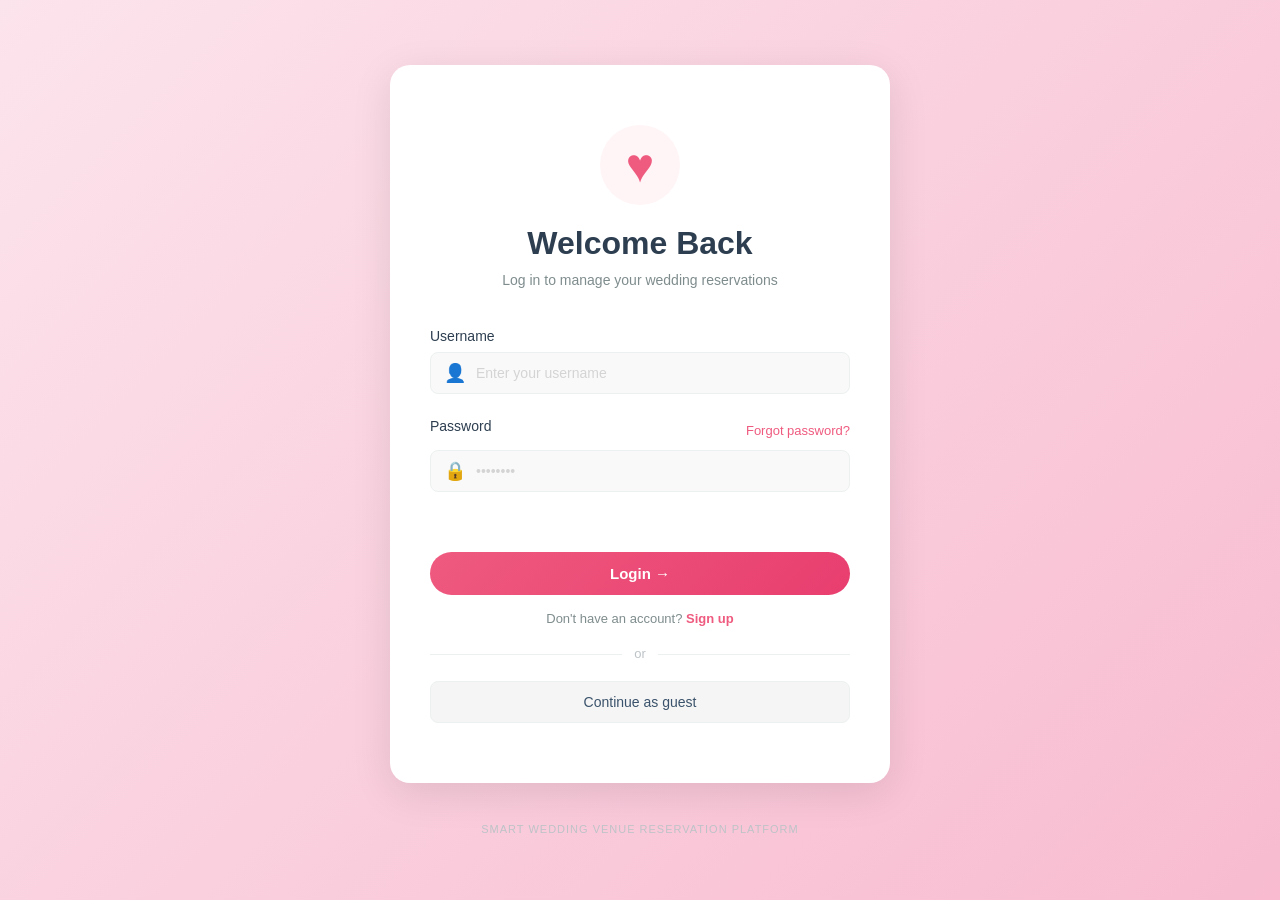
<file: index.html>
<!DOCTYPE html>
<html lang="en">
<head>
    <meta charset="UTF-8">
    <meta name="viewport" content="width=device-width, initial-scale=1.0">
    <title>Wedding Venue - Login</title>
    <link rel="stylesheet" href="css/login.css">
</head>
<body>
    <div class="login-container">
        <div class="login-card">
            <div class="heart-icon">♥</div>
            <h1 class="login-title">Welcome Back</h1>
            <p class="login-subtitle">Log in to manage your wedding reservations</p>
            
            <form id="loginForm" class="login-form">
                <div class="form-group">
                    <label for="username" class="form-label">Username</label>
                    <div class="input-wrapper">
                        <span class="input-icon">👤</span>
                        <input 
                            type="text" 
                            id="username" 
                            name="username" 
                            class="form-input" 
                            placeholder="Enter your username"
                            required
                        >
                    </div>
                </div>

                <div class="form-group">
                    <div class="password-header">
                        <label for="password" class="form-label">Password</label>
                        <a href="#" class="forgot-password">Forgot password?</a>
                    </div>
                    <div class="input-wrapper">
                        <span class="input-icon">🔒</span>
                        <input 
                            type="password" 
                            id="password" 
                            name="password" 
                            class="form-input" 
                            placeholder="••••••••"
                            required
                        >
                    </div>
                </div>

                <div id="errorMessage" class="error-message"></div>

                <button type="submit" class="login-button">Login →</button>
            </form>

            <div class="signup-section">
                <p class="signup-text">Don't have an account? <a href="#" class="signup-link">Sign up</a></p>
            </div>

            <div class="divider">
                <span>or</span>
            </div>

            <button class="guest-button">Continue as guest</button>
        </div>

        <footer class="login-footer">
            SMART WEDDING VENUE RESERVATION PLATFORM
        </footer>
    </div>

    <script src="js/login.js"></script>
</body>
</html>
</file>
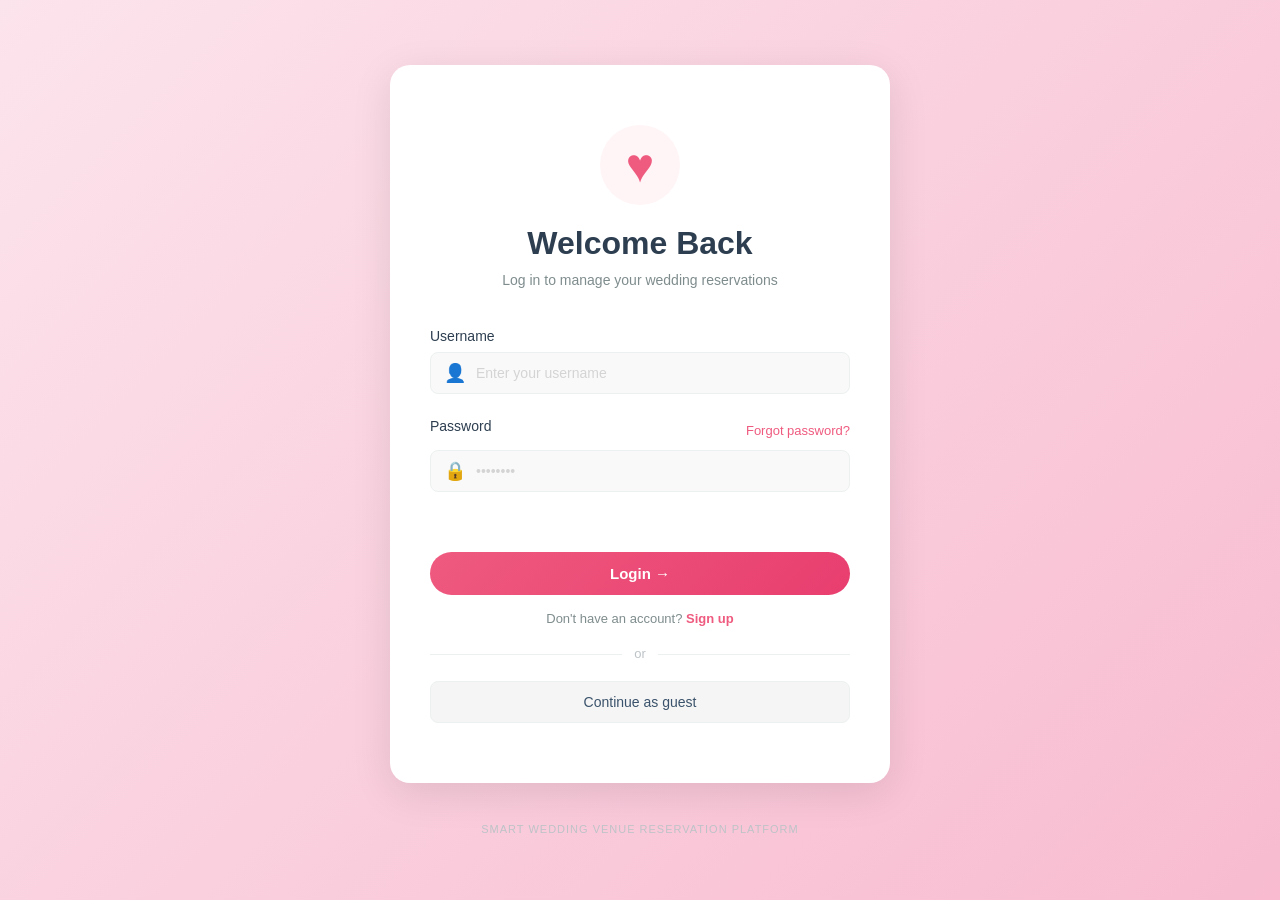
<file: login.html>
<!DOCTYPE html>
<html lang="en">
<head>
    <meta charset="UTF-8">
    <meta name="viewport" content="width=device-width, initial-scale=1.0">
    <title>Wedding Venue - Login</title>
    <link rel="stylesheet" href="css/login.css">
</head>
<body>
    <div class="login-container">
        <div class="login-card">
            <div class="heart-icon">♥</div>
            <h1 class="login-title">Welcome Back</h1>
            <p class="login-subtitle">Log in to manage your wedding reservations</p>
            
            <form id="loginForm" class="login-form">
                <div class="form-group">
                    <label for="username" class="form-label">Username</label>
                    <div class="input-wrapper">
                        <span class="input-icon">👤</span>
                        <input 
                            type="text" 
                            id="username" 
                            name="username" 
                            class="form-input" 
                            placeholder="Enter your username"
                            required
                        >
                    </div>
                </div>

                <div class="form-group">
                    <div class="password-header">
                        <label for="password" class="form-label">Password</label>
                        <a href="#" class="forgot-password">Forgot password?</a>
                    </div>
                    <div class="input-wrapper">
                        <span class="input-icon">🔒</span>
                        <input 
                            type="password" 
                            id="password" 
                            name="password" 
                            class="form-input" 
                            placeholder="••••••••"
                            required
                        >
                    </div>
                </div>

                <div id="errorMessage" class="error-message"></div>

                <button type="submit" class="login-button">Login →</button>
            </form>

            <div class="signup-section">
                <p class="signup-text">Don't have an account? <a href="#" class="signup-link">Sign up</a></p>
            </div>

            <div class="divider">
                <span>or</span>
            </div>

            <button class="guest-button">Continue as guest</button>
        </div>

        <footer class="login-footer">
            SMART WEDDING VENUE RESERVATION PLATFORM
        </footer>
    </div>

    <script src="js/login.js"></script>
</body>
</html>
</file>
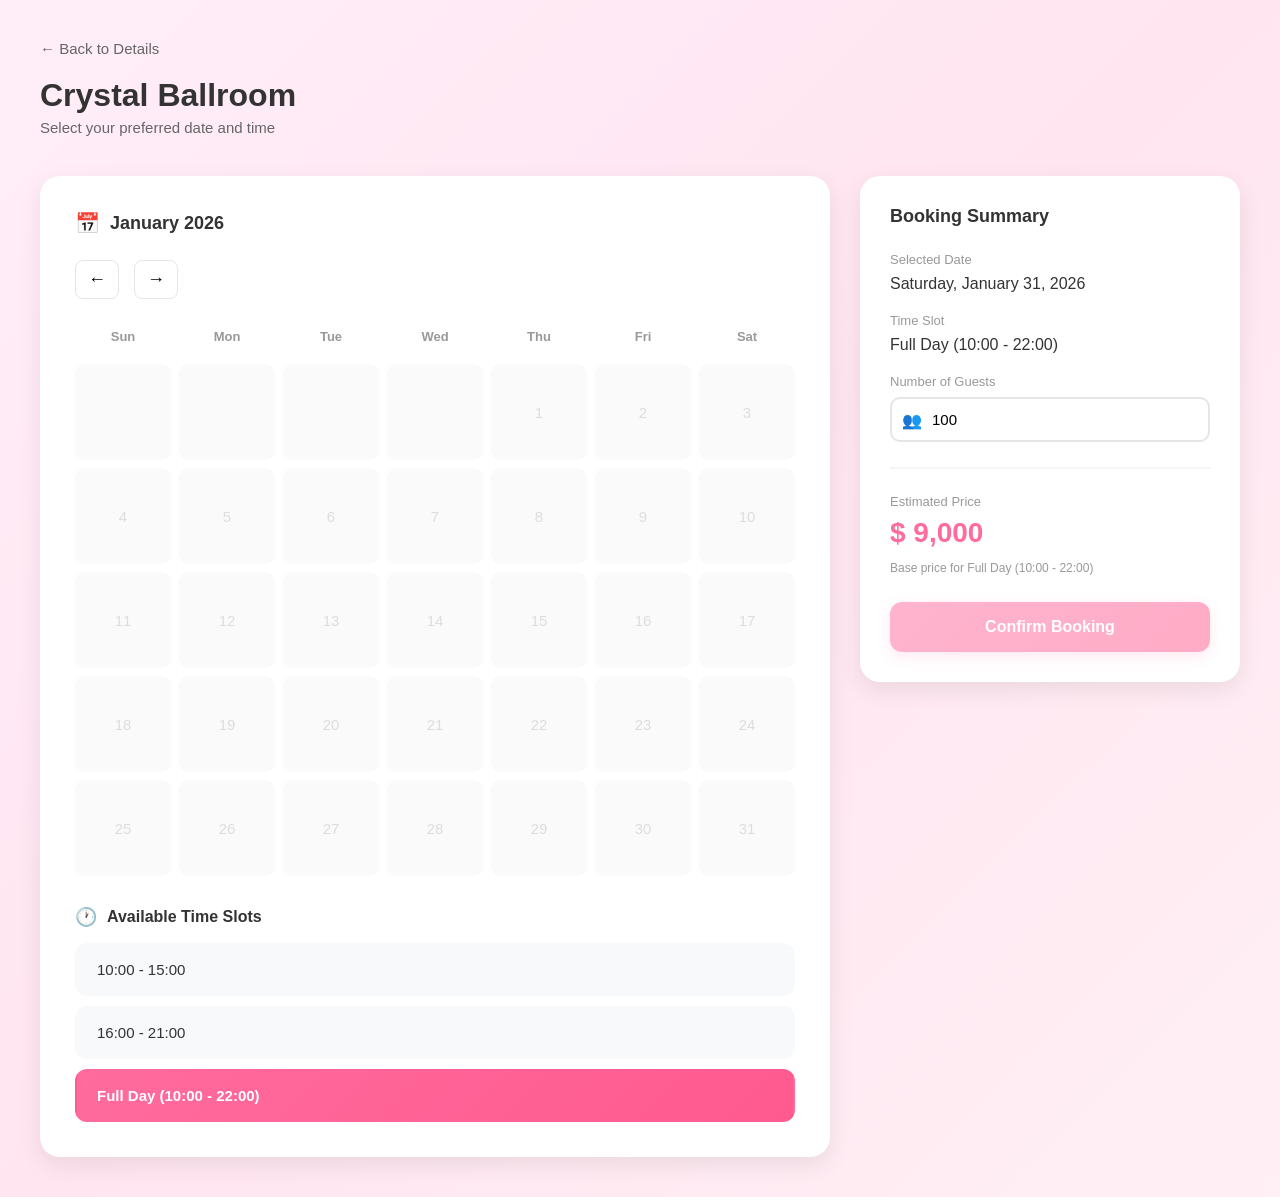
<file: wedding-booking.html>
<!DOCTYPE html>
<html lang="uz">
<head>
    <meta charset="UTF-8">
    <meta name="viewport" content="width=device-width, initial-scale=1.0">
    <title>Book Your Venue - Crystal Ballroom</title>
    <link rel="stylesheet" href="css/wedding-booking.css">
</head>
<body>
    <div style="max-width: 1200px; margin: 0 auto;">
        <a href="wedding-details.html" class="back-link">
            ← Back to Details
        </a>

        <h1 class="page-title">Crystal Ballroom</h1>
        <p class="page-subtitle">Select your preferred date and time</p>

        <div class="booking-container">
            <div class="calendar-section">
                <div class="calendar-header">
                    <span class="calendar-icon">📅</span>
                    <span class="calendar-month" id="currentMonth">January 2026</span>
                </div>

                <div class="calendar-navigation">
                    <button class="nav-button">←</button>
                    <button class="nav-button">→</button>
                </div>

                <div class="calendar-grid">
                    <div class="calendar-weekdays">
                        <div class="weekday">Sun</div>
                        <div class="weekday">Mon</div>
                        <div class="weekday">Tue</div>
                        <div class="weekday">Wed</div>
                        <div class="weekday">Thu</div>
                        <div class="weekday">Fri</div>
                        <div class="weekday">Sat</div>
                    </div>
                    <div class="calendar-days" id="calendarDays"></div>
                </div>

                <div class="time-slots-section">
                    <div class="section-header">
                        <span class="section-icon">🕐</span>
                        <span class="section-title">Available Time Slots</span>
                    </div>
                    <div class="time-slots" id="timeSlots">
                        <div class="time-slot" data-time="10:00-15:00" data-price="4500">
                            10:00 - 15:00
                        </div>
                        <div class="time-slot" data-time="16:00-21:00" data-price="5500">
                            16:00 - 21:00
                        </div>
                        <div class="time-slot selected" data-time="10:00-22:00" data-price="9000">
                            Full Day (10:00 - 22:00)
                        </div>
                    </div>
                </div>
            </div>

            <div class="summary-section">
                <h3 class="summary-title">Booking Summary</h3>

                <div class="summary-item">
                    <div class="summary-label">Selected Date</div>
                    <div class="summary-value" id="selectedDate">Saturday, January 31, 2026</div>
                </div>

                <div class="summary-item">
                    <div class="summary-label">Time Slot</div>
                    <div class="summary-value" id="selectedTime">10:00-22:00</div>
                </div>

                <div class="summary-item">
                    <div class="summary-label">Number of Guests</div>
                    <div class="guest-input-wrapper">
                        <span class="guest-icon">👥</span>
                        <input type="number" class="guest-input" id="guestCount" value="100" min="10" max="500">
                    </div>
                </div>

                <div class="price-section">
                    <div class="price-label">Estimated Price</div>
                    <div class="price-value">$ <span id="totalPrice">9,000</span></div>
                    <div class="price-breakdown" id="priceBreakdown">
                        Base price for Full Day slot
                    </div>
                </div>

                <button class="confirm-button" id="confirmButton" onclick="confirmBooking()">
                    Confirm Booking
                </button>
            </div>
        </div>
    </div>

    <script src="js/wedding-booking.js"></script>
</body>
</html>
</file>
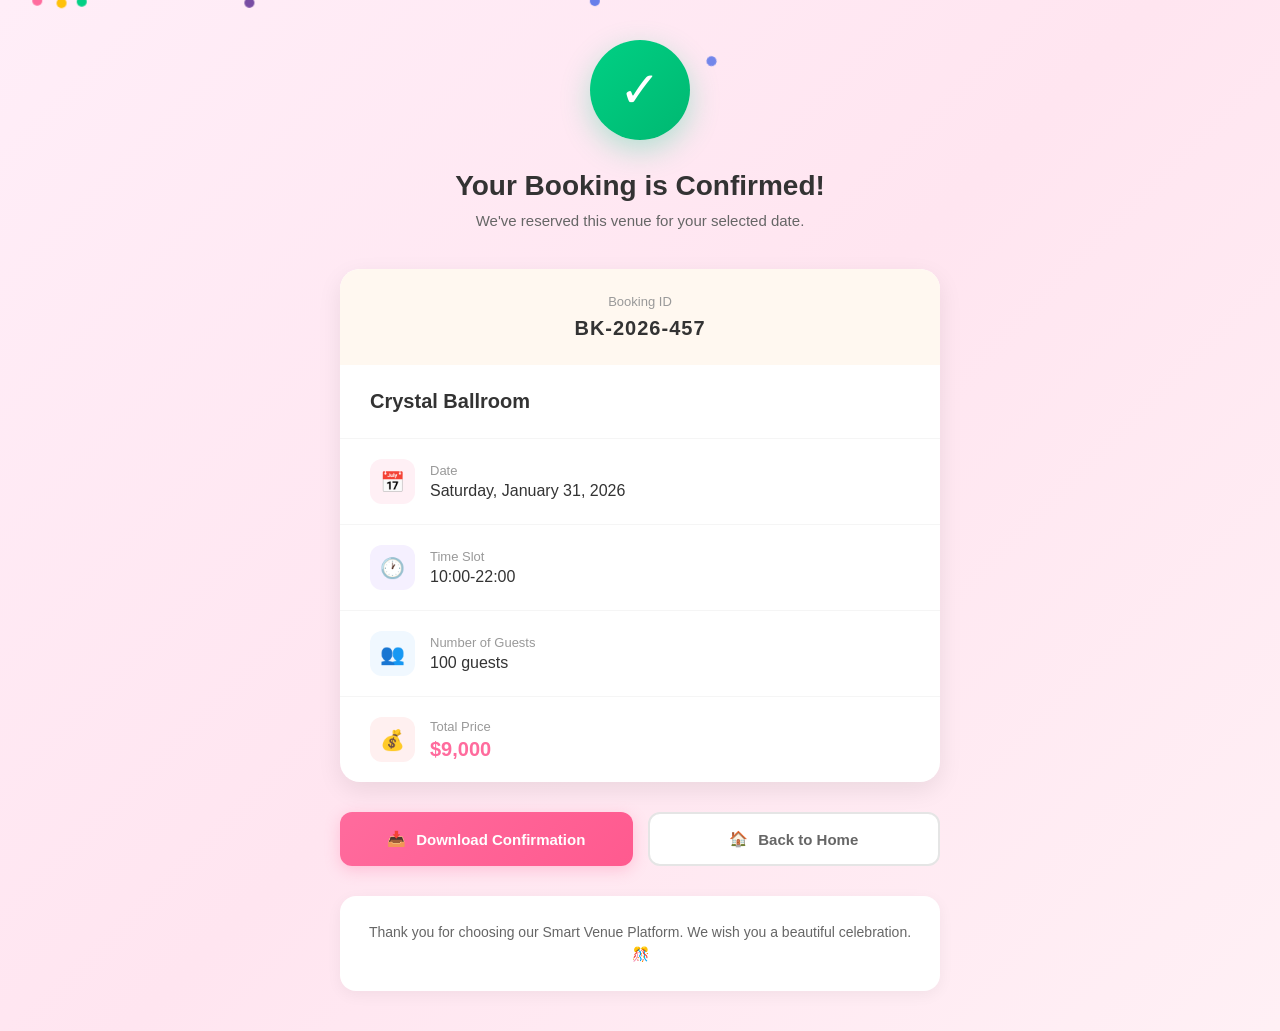
<file: wedding-confirmation.html>
<!DOCTYPE html>
<html lang="uz">
<head>
    <meta charset="UTF-8">
    <meta name="viewport" content="width=device-width, initial-scale=1.0">
    <title>Booking Confirmed - Smart Wedding Venue Finder</title>
    <link rel="stylesheet" href="css/wedding-confirmation.css">
</head>
<body>
    <div class="confirmation-container">
        <div class="success-icon">
            <div class="checkmark">✓</div>
        </div>

        <h1 class="confirmation-title">Your Booking is Confirmed!</h1>
        <p class="confirmation-subtitle">We've reserved this venue for your selected date.</p>

        <div class="details-card">
            <div class="booking-id-section">
                <div class="booking-id-label">Booking ID</div>
                <div class="booking-id-value" id="bookingId">BK-2026-341</div>
            </div>

            <div class="venue-name" id="venueName">Crystal Ballroom</div>

            <div class="detail-item">
                <div class="detail-icon-wrapper icon-pink">
                    <span class="detail-icon">📅</span>
                </div>
                <div class="detail-content">
                    <div class="detail-label">Date</div>
                    <div class="detail-value" id="bookingDate">Saturday, January 31, 2026</div>
                </div>
            </div>

            <div class="detail-item">
                <div class="detail-icon-wrapper icon-purple">
                    <span class="detail-icon">🕐</span>
                </div>
                <div class="detail-content">
                    <div class="detail-label">Time Slot</div>
                    <div class="detail-value" id="bookingTime">10:00-22:00</div>
                </div>
            </div>

            <div class="detail-item">
                <div class="detail-icon-wrapper icon-blue">
                    <span class="detail-icon">👥</span>
                </div>
                <div class="detail-content">
                    <div class="detail-label">Number of Guests</div>
                    <div class="detail-value" id="bookingGuests">100 guests</div>
                </div>
            </div>

            <div class="detail-item">
                <div class="detail-icon-wrapper icon-red">
                    <span class="detail-icon">💰</span>
                </div>
                <div class="detail-content">
                    <div class="detail-label">Total Price</div>
                    <div class="detail-value price" id="bookingPrice">$9,000</div>
                </div>
            </div>
        </div>

        <div class="action-buttons">
            <button class="btn btn-primary" onclick="downloadConfirmation()">
                <span>📥</span>
                Download Confirmation
            </button>
            <a href="wedding-venue-finder.html" class="btn btn-secondary">
                <span>🏠</span>
                Back to Home
            </a>
        </div>

        <div class="thank-you-message">
            Thank you for choosing our Smart Venue Platform. We wish you a beautiful celebration. 🎊
        </div>
    </div>

    <script src="js/wedding-confirmation.js"></script>
</body>
</html>
</file>
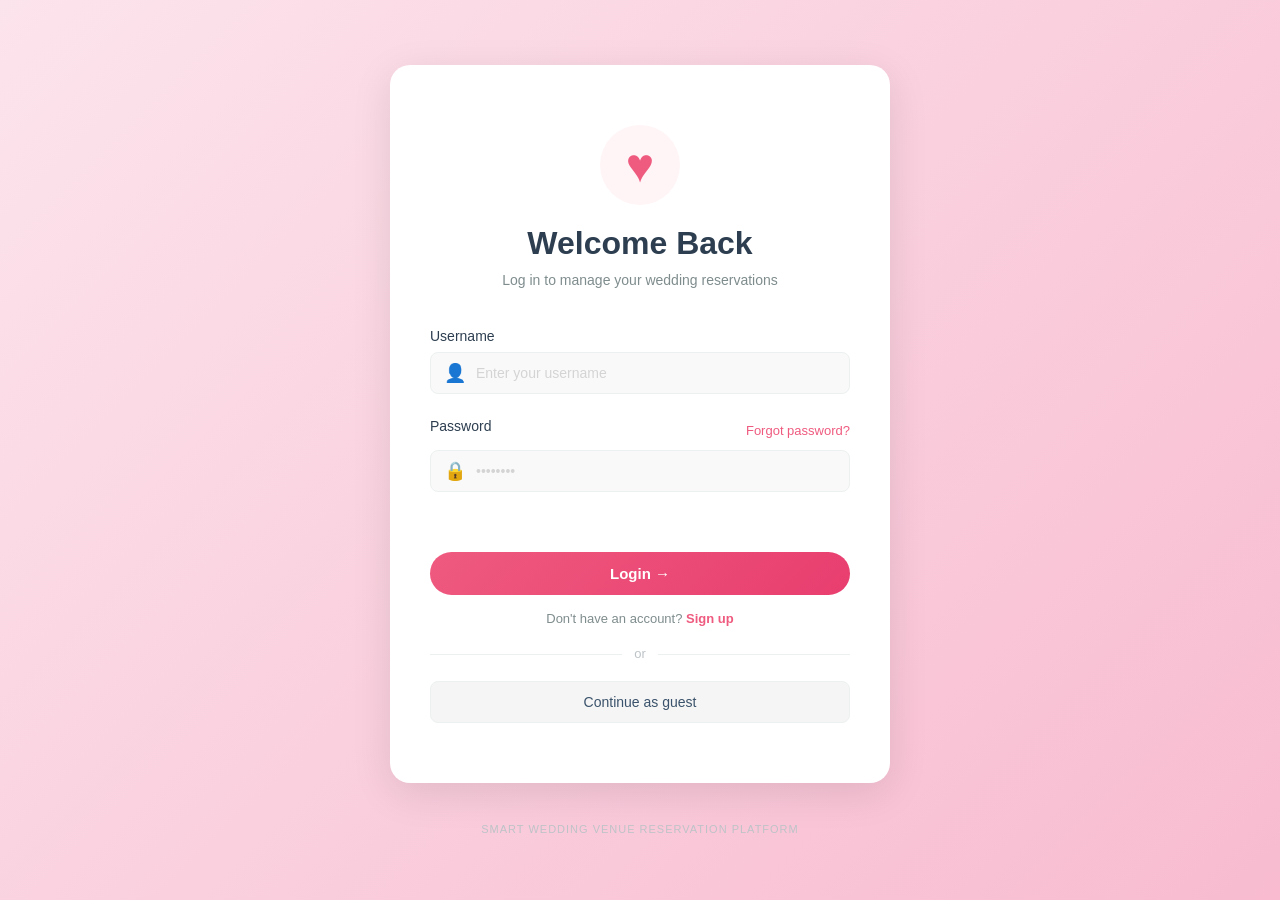
<file: wedding-venue-finder.html>
<!DOCTYPE html>
<html lang="uz">
<head>
    <meta charset="UTF-8">
    <meta name="viewport" content="width=device-width, initial-scale=1.0">
    <title>Smart Wedding Venue Finder</title>
    <link rel="stylesheet" href="css/wedding-venue-finder.css">
</head>
<body>
    <script>
        // Authentication check
        if (!sessionStorage.getItem('weddingAppLoggedIn')) {
            window.location.href = 'login.html';
        }
    </script>
    <div class="container">
        <h1>Smart Wedding Venue Finder</h1>
        <p class="subtitle">Find your perfect celebration space</p>

        <form id="venueForm">
            <div class="form-group">
                <label class="form-label">
                    <span class="icon">📅</span>
                    Wedding Date
                </label>
                <input type="date" id="weddingDate" required>
            </div>

            <div class="form-group">
                <label class="form-label">
                    <span class="icon">👥</span>
                    Number of Guests
                </label>
                <input type="number" id="guestCount" value="100" min="10" max="500">
                <div class="slider-container">
                    <input type="range" id="guestSlider" class="slider" min="10" max="500" value="100">
                    <div class="slider-labels">
                        <span>10</span>
                        <span>500</span>
                    </div>
                </div>
            </div>

            <div class="form-group">
                <label class="form-label">
                    <span class="icon">💰</span>
                    Total Budget
                </label>
                <div class="budget-inputs">
                    <input type="number" id="minBudget" value="2000" min="1000" step="100">
                    <input type="number" id="maxBudget" value="10000" min="1000" step="100">
                </div>
                <div class="budget-range">
                    $<span id="budgetMin">2,000</span> - $<span id="budgetMax">10,000</span>
                </div>
            </div>

            <div class="form-group">
                <label class="form-label">
                    Desired Features
                </label>
                <div class="features-grid">
                    <label class="checkbox-label">
                        <input type="checkbox" name="features" value="outdoor">
                        <span>Outdoor Garden</span>
                    </label>
                    <label class="checkbox-label">
                        <input type="checkbox" name="features" value="bar">
                        <span>Bar Service</span>
                    </label>
                    <label class="checkbox-label">
                        <input type="checkbox" name="features" value="indoor">
                        <span>Indoor Hall</span>
                    </label>
                    <label class="checkbox-label">
                        <input type="checkbox" name="features" value="parking">
                        <span>Parking</span>
                    </label>
                    <label class="checkbox-label">
                        <input type="checkbox" name="features" value="catering">
                        <span>Catering</span>
                    </label>
                    <label class="checkbox-label">
                        <input type="checkbox" name="features" value="dance">
                        <span>Dance Floor</span>
                    </label>
                    <label class="checkbox-label">
                        <input type="checkbox" name="features" value="waterfront">
                        <span>Waterfront View</span>
                    </label>
                    <label class="checkbox-label">
                        <input type="checkbox" name="features" value="ceremony">
                        <span>Outdoor Ceremony Space</span>
                    </label>
                    <label class="checkbox-label">
                        <input type="checkbox" name="features" value="av">
                        <span>AV Equipment</span>
                    </label>
                </div>
            </div>

            <button type="submit" class="search-button">
                <span>🔍</span>
                Search Venues
            </button>
        </form>
    </div>

    <script src="js/wedding-venue-finder.js"></script>
</body>
</html>
</file>
<file: css/login.css>
* {
    margin: 0;
    padding: 0;
    box-sizing: border-box;
}

body {
    font-family: -apple-system, BlinkMacSystemFont, 'Segoe UI', Roboto, 'Helvetica Neue', Arial, sans-serif;
    background: linear-gradient(135deg, #fce4ec 0%, #f8bbd0 100%);
    min-height: 100vh;
    display: flex;
    flex-direction: column;
    justify-content: center;
    align-items: center;
    padding: 20px;
}

.login-container {
    width: 100%;
    max-width: 500px;
    display: flex;
    flex-direction: column;
    align-items: center;
}

.login-card {
    background: white;
    border-radius: 20px;
    padding: 60px 40px;
    box-shadow: 0 10px 40px rgba(0, 0, 0, 0.1);
    width: 100%;
}

.heart-icon {
    font-size: 48px;
    color: #ef5a7f;
    text-align: center;
    margin-bottom: 20px;
    background: #fff5f7;
    width: 80px;
    height: 80px;
    border-radius: 50%;
    display: flex;
    align-items: center;
    justify-content: center;
    margin-left: auto;
    margin-right: auto;
}

.login-title {
    font-size: 32px;
    font-weight: 600;
    color: #2d3e50;
    text-align: center;
    margin-bottom: 10px;
}

.login-subtitle {
    font-size: 14px;
    color: #7f8c8d;
    text-align: center;
    margin-bottom: 40px;
}

.login-form {
    width: 100%;
}

.form-group {
    margin-bottom: 24px;
}

.form-label {
    display: block;
    font-size: 14px;
    font-weight: 500;
    color: #2d3e50;
    margin-bottom: 8px;
}

.password-header {
    display: flex;
    justify-content: space-between;
    align-items: center;
    margin-bottom: 8px;
}

.forgot-password {
    font-size: 13px;
    color: #ef5a7f;
    text-decoration: none;
    font-weight: 500;
}

.forgot-password:hover {
    text-decoration: underline;
}

.input-wrapper {
    position: relative;
    display: flex;
    align-items: center;
}

.input-icon {
    position: absolute;
    left: 14px;
    font-size: 18px;
    color: #bdc3c7;
    pointer-events: none;
}

.form-input {
    width: 100%;
    padding: 12px 12px 12px 45px;
    border: 1px solid #ecf0f1;
    border-radius: 8px;
    font-size: 14px;
    color: #2d3e50;
    background: #f9f9f9;
    transition: all 0.3s ease;
}

.form-input:focus {
    outline: none;
    border-color: #ef5a7f;
    background: white;
    box-shadow: 0 0 0 3px rgba(239, 90, 127, 0.1);
}

.form-input::placeholder {
    color: #d4d4d4;
}

.error-message {
    font-size: 13px;
    color: #e74c3c;
    margin-bottom: 16px;
    text-align: center;
    min-height: 20px;
}

.login-button {
    width: 100%;
    padding: 13px;
    background: linear-gradient(135deg, #ef5a7f 0%, #e83e6f 100%);
    color: white;
    border: none;
    border-radius: 25px;
    font-size: 15px;
    font-weight: 600;
    cursor: pointer;
    transition: all 0.3s ease;
    margin-bottom: 16px;
}

.login-button:hover {
    transform: translateY(-2px);
    box-shadow: 0 8px 20px rgba(239, 90, 127, 0.3);
}

.login-button:active {
    transform: translateY(0);
}

.signup-section {
    text-align: center;
    margin-bottom: 20px;
}

.signup-text {
    font-size: 13px;
    color: #7f8c8d;
}

.signup-link {
    color: #ef5a7f;
    text-decoration: none;
    font-weight: 600;
}

.signup-link:hover {
    text-decoration: underline;
}

.divider {
    position: relative;
    text-align: center;
    margin: 20px 0;
    font-size: 13px;
    color: #bdc3c7;
}

.divider::before {
    content: '';
    position: absolute;
    top: 50%;
    left: 0;
    right: 0;
    height: 1px;
    background: #ecf0f1;
}

.divider span {
    background: white;
    padding: 0 12px;
    position: relative;
}

.guest-button {
    width: 100%;
    padding: 12px;
    background: #f5f5f5;
    color: #3a526b;
    border: 1px solid #ecf0f1;
    border-radius: 8px;
    font-size: 14px;
    font-weight: 500;
    cursor: pointer;
    transition: all 0.3s ease;
}

.guest-button:hover {
    background: #f0f0f0;
    border-color: #d4d4d4;
}

.login-footer {
    margin-top: 40px;
    font-size: 11px;
    color: #bdc3c7;
    font-weight: 500;
    letter-spacing: 1px;
    text-align: center;
}

@media (max-width: 600px) {
    .login-card {
        padding: 40px 24px;
    }

    .login-title {
        font-size: 24px;
    }

    .login-subtitle {
        font-size: 13px;
    }
}
</file>
<file: css/wedding-booking.css>
* {
    margin: 0;
    padding: 0;
    box-sizing: border-box;
}

body {
    font-family: -apple-system, BlinkMacSystemFont, 'Segoe UI', Roboto, 'Helvetica Neue', Arial, sans-serif;
    background: linear-gradient(135deg, #ffeef8 0%, #ffe5f0 50%, #fff0f5 100%);
    min-height: 100vh;
    padding: 40px 20px;
}

.back-link {
    display: inline-flex;
    align-items: center;
    gap: 8px;
    color: #666;
    text-decoration: none;
    font-size: 15px;
    margin-bottom: 20px;
    transition: color 0.3s ease;
}

.back-link:hover {
    color: #ff6b9d;
}

.page-title {
    font-size: 32px;
    font-weight: 600;
    color: #333;
    margin-bottom: 5px;
}

.page-subtitle {
    font-size: 15px;
    color: #666;
    margin-bottom: 40px;
}

.booking-container {
    max-width: 1200px;
    margin: 0 auto;
    display: grid;
    grid-template-columns: 1fr 380px;
    gap: 30px;
}

.calendar-section {
    background: white;
    border-radius: 20px;
    padding: 35px;
    box-shadow: 0 8px 24px rgba(0, 0, 0, 0.08);
}

.calendar-header {
    display: flex;
    align-items: center;
    gap: 10px;
    margin-bottom: 25px;
}

.calendar-icon {
    color: #ff6b9d;
    font-size: 20px;
}

.calendar-month {
    font-size: 18px;
    font-weight: 600;
    color: #333;
}

.calendar-navigation {
    display: flex;
    align-items: center;
    gap: 15px;
    margin-bottom: 20px;
}

.nav-button {
    background: white;
    border: 1px solid #e5e5e5;
    padding: 8px 12px;
    border-radius: 8px;
    cursor: pointer;
    font-size: 18px;
    transition: all 0.3s ease;
}

.nav-button:hover {
    border-color: #ff6b9d;
    color: #ff6b9d;
}

.calendar-grid {
    margin-bottom: 30px;
}

.calendar-weekdays {
    display: grid;
    grid-template-columns: repeat(7, 1fr);
    gap: 8px;
    margin-bottom: 10px;
}

.weekday {
    text-align: center;
    font-size: 13px;
    font-weight: 600;
    color: #999;
    padding: 10px 0;
}

.calendar-days {
    display: grid;
    grid-template-columns: repeat(7, 1fr);
    gap: 8px;
}

.day {
    aspect-ratio: 1;
    display: flex;
    align-items: center;
    justify-content: center;
    border-radius: 10px;
    font-size: 15px;
    cursor: pointer;
    transition: all 0.3s ease;
    background: #f8f9fa;
    color: #333;
}

.day:hover:not(.disabled):not(.selected):not(.other-month) {
    background: #ffe5f0;
    transform: scale(1.05);
}

.day.disabled {
    color: #ddd;
    cursor: not-allowed;
    background: #fafafa;
}

.day.other-month {
    color: #ddd;
    cursor: not-allowed;
    background: #fafafa;
}

.day.selected {
    background: linear-gradient(135deg, #ff6b9d 0%, #ff5a8f 100%);
    color: white;
    font-weight: 600;
    box-shadow: 0 4px 12px rgba(255, 107, 157, 0.3);
}

.time-slots-section {
    margin-top: 30px;
}

.section-header {
    display: flex;
    align-items: center;
    gap: 10px;
    margin-bottom: 15px;
}

.section-icon {
    color: #ff6b9d;
    font-size: 18px;
}

.section-title {
    font-size: 16px;
    font-weight: 600;
    color: #333;
}

.time-slots {
    display: flex;
    flex-direction: column;
    gap: 10px;
}

.time-slot {
    padding: 16px 20px;
    border-radius: 12px;
    background: #f8f9fa;
    cursor: pointer;
    transition: all 0.3s ease;
    font-size: 15px;
    color: #333;
    border: 2px solid transparent;
}

.time-slot:hover:not(.unavailable) {
    background: #ffe5f0;
    border-color: #ff6b9d;
}

.time-slot.selected {
    background: linear-gradient(135deg, #ff6b9d 0%, #ff5a8f 100%);
    color: white;
    font-weight: 600;
}

.time-slot.unavailable {
    opacity: 0.5;
    cursor: not-allowed;
}

.summary-section {
    background: white;
    border-radius: 20px;
    padding: 30px;
    box-shadow: 0 8px 24px rgba(0, 0, 0, 0.08);
    height: fit-content;
    position: sticky;
    top: 20px;
}

.summary-title {
    font-size: 18px;
    font-weight: 600;
    color: #333;
    margin-bottom: 25px;
}

.summary-item {
    margin-bottom: 20px;
}

.summary-label {
    font-size: 13px;
    color: #999;
    margin-bottom: 8px;
}

.summary-value {
    font-size: 16px;
    color: #333;
    font-weight: 500;
}

.guest-input-wrapper {
    position: relative;
}

.guest-icon {
    position: absolute;
    left: 12px;
    top: 50%;
    transform: translateY(-50%);
    color: #ff6b9d;
    font-size: 16px;
}

.guest-input {
    width: 100%;
    padding: 12px 12px 12px 40px;
    border: 2px solid #e5e5e5;
    border-radius: 10px;
    font-size: 15px;
    transition: all 0.3s ease;
}

.guest-input:focus {
    outline: none;
    border-color: #ff6b9d;
    background: #fff;
}

.price-section {
    margin-top: 25px;
    padding-top: 25px;
    border-top: 2px solid #f5f5f5;
}

.price-label {
    font-size: 13px;
    color: #999;
    margin-bottom: 8px;
}

.price-value {
    font-size: 28px;
    color: #ff6b9d;
    font-weight: 700;
}

.confirm-button {
    width: 100%;
    padding: 16px;
    background: linear-gradient(135deg, #ff6b9d 0%, #ff5a8f 100%);
    color: white;
    border: none;
    border-radius: 12px;
    font-size: 16px;
    font-weight: 600;
    cursor: pointer;
    margin-top: 25px;
    transition: all 0.3s ease;
    box-shadow: 0 4px 15px rgba(255, 107, 157, 0.3);
}

.confirm-button:hover:not(:disabled) {
    transform: translateY(-2px);
    box-shadow: 0 6px 20px rgba(255, 107, 157, 0.4);
}

.confirm-button:disabled {
    opacity: 0.5;
    cursor: not-allowed;
}

.price-breakdown {
    font-size: 12px;
    color: #999;
    margin-top: 10px;
    line-height: 1.5;
}

@media (max-width: 968px) {
    .booking-container {
        grid-template-columns: 1fr;
    }

    .summary-section {
        position: relative;
        top: 0;
    }
}
</file>
<file: css/wedding-confirmation.css>
* {
    margin: 0;
    padding: 0;
    box-sizing: border-box;
}

body {
    font-family: -apple-system, BlinkMacSystemFont, 'Segoe UI', Roboto, 'Helvetica Neue', Arial, sans-serif;
    background: linear-gradient(135deg, #ffeef8 0%, #ffe5f0 50%, #fff0f5 100%);
    min-height: 100vh;
    display: flex;
    justify-content: center;
    align-items: center;
    padding: 40px 20px;
}

.confirmation-container {
    max-width: 600px;
    width: 100%;
    text-align: center;
}

.success-icon {
    width: 100px;
    height: 100px;
    background: linear-gradient(135deg, #00d084 0%, #00b871 100%);
    border-radius: 50%;
    display: flex;
    align-items: center;
    justify-content: center;
    margin: 0 auto 30px;
    box-shadow: 0 10px 30px rgba(0, 208, 132, 0.3);
    animation: scaleIn 0.5s ease-out;
}

@keyframes scaleIn {
    0% {
        transform: scale(0);
        opacity: 0;
    }
    50% {
        transform: scale(1.1);
    }
    100% {
        transform: scale(1);
        opacity: 1;
    }
}

.checkmark {
    font-size: 50px;
    color: white;
    animation: checkmarkDraw 0.8s ease-out 0.3s both;
}

@keyframes checkmarkDraw {
    0% {
        transform: scale(0) rotate(-45deg);
        opacity: 0;
    }
    100% {
        transform: scale(1) rotate(0deg);
        opacity: 1;
    }
}

.confirmation-title {
    font-size: 28px;
    font-weight: 600;
    color: #333;
    margin-bottom: 10px;
}

.confirmation-subtitle {
    font-size: 15px;
    color: #666;
    margin-bottom: 40px;
}

.details-card {
    background: white;
    border-radius: 20px;
    padding: 0;
    box-shadow: 0 8px 24px rgba(0, 0, 0, 0.08);
    margin-bottom: 30px;
    overflow: hidden;
    animation: slideUp 0.6s ease-out 0.2s both;
}

@keyframes slideUp {
    0% {
        transform: translateY(30px);
        opacity: 0;
    }
    100% {
        transform: translateY(0);
        opacity: 1;
    }
}

.booking-id-section {
    background: #fff8f0;
    padding: 25px;
    text-align: center;
}

.booking-id-label {
    font-size: 13px;
    color: #999;
    margin-bottom: 8px;
}

.booking-id-value {
    font-size: 20px;
    font-weight: 700;
    color: #333;
    letter-spacing: 1px;
}

.venue-name {
    padding: 25px 30px;
    font-size: 20px;
    font-weight: 600;
    color: #333;
    text-align: left;
    border-bottom: 1px solid #f5f5f5;
}

.detail-item {
    padding: 20px 30px;
    display: flex;
    align-items: center;
    gap: 15px;
    border-bottom: 1px solid #f5f5f5;
    transition: background 0.3s ease;
}

.detail-item:last-child {
    border-bottom: none;
}

.detail-item:hover {
    background: #fafafa;
}

.detail-icon-wrapper {
    width: 45px;
    height: 45px;
    border-radius: 12px;
    display: flex;
    align-items: center;
    justify-content: center;
    flex-shrink: 0;
}

.icon-pink {
    background: #fff0f5;
}

.icon-purple {
    background: #f5f0ff;
}

.icon-blue {
    background: #f0f8ff;
}

.icon-red {
    background: #fff0f0;
}

.detail-icon {
    font-size: 20px;
}

.detail-content {
    flex: 1;
    text-align: left;
}

.detail-label {
    font-size: 13px;
    color: #999;
    margin-bottom: 4px;
}

.detail-value {
    font-size: 16px;
    color: #333;
    font-weight: 500;
}

.detail-value.price {
    color: #ff6b9d;
    font-weight: 700;
    font-size: 20px;
}

.action-buttons {
    display: grid;
    grid-template-columns: 1fr 1fr;
    gap: 15px;
    margin-bottom: 30px;
}

.btn {
    padding: 16px 24px;
    border-radius: 12px;
    font-size: 15px;
    font-weight: 600;
    cursor: pointer;
    transition: all 0.3s ease;
    display: flex;
    align-items: center;
    justify-content: center;
    gap: 10px;
    border: none;
    text-decoration: none;
}

.btn-primary {
    background: linear-gradient(135deg, #ff6b9d 0%, #ff5a8f 100%);
    color: white;
    box-shadow: 0 4px 15px rgba(255, 107, 157, 0.3);
}

.btn-primary:hover {
    transform: translateY(-2px);
    box-shadow: 0 6px 20px rgba(255, 107, 157, 0.4);
}

.btn-secondary {
    background: white;
    color: #666;
    border: 2px solid #e5e5e5;
}

.btn-secondary:hover {
    border-color: #ff6b9d;
    color: #ff6b9d;
    transform: translateY(-2px);
    box-shadow: 0 4px 12px rgba(0, 0, 0, 0.08);
}

.thank-you-message {
    background: white;
    padding: 25px;
    border-radius: 16px;
    font-size: 14px;
    color: #666;
    line-height: 1.6;
    box-shadow: 0 4px 15px rgba(0, 0, 0, 0.05);
}

@media (max-width: 640px) {
    .action-buttons {
        grid-template-columns: 1fr;
    }

    .confirmation-title {
        font-size: 24px;
    }

    .detail-item {
        padding: 18px 20px;
    }

    .venue-name {
        padding: 20px;
        font-size: 18px;
    }
}
</file>
<file: css/wedding-venue-finder.css>
* {
    margin: 0;
    padding: 0;
    box-sizing: border-box;
}

body {
    font-family: -apple-system, BlinkMacSystemFont, 'Segoe UI', Roboto, 'Helvetica Neue', Arial, sans-serif;
    background: linear-gradient(135deg, #ffeef8 0%, #ffe5f0 50%, #fff0f5 100%);
    min-height: 100vh;
    display: flex;
    justify-content: center;
    align-items: center;
    padding: 20px;
}

.container {
    background: white;
    border-radius: 24px;
    box-shadow: 0 20px 60px rgba(0, 0, 0, 0.08);
    padding: 50px;
    max-width: 600px;
    width: 100%;
}

h1 {
    color: #ff6b9d;
    text-align: center;
    font-size: 32px;
    font-weight: 600;
    margin-bottom: 10px;
}

.subtitle {
    text-align: center;
    color: #666;
    font-size: 16px;
    margin-bottom: 40px;
}

.form-group {
    margin-bottom: 30px;
}

.form-label {
    display: flex;
    align-items: center;
    gap: 8px;
    color: #666;
    font-size: 14px;
    margin-bottom: 12px;
    font-weight: 500;
}

.icon {
    font-size: 18px;
    color: #ff6b9d;
}

input[type="date"],
input[type="number"],
input[type="text"] {
    width: 100%;
    padding: 14px 16px;
    border: 1px solid #e5e5e5;
    border-radius: 12px;
    font-size: 15px;
    transition: all 0.3s ease;
    background: #fafafa;
}

input[type="date"]:focus,
input[type="number"]:focus,
input[type="text"]:focus {
    outline: none;
    border-color: #ff6b9d;
    background: white;
    box-shadow: 0 0 0 3px rgba(255, 107, 157, 0.1);
}

.slider-container {
    margin-top: 15px;
}

.slider {
    width: 100%;
    height: 8px;
    border-radius: 5px;
    background: linear-gradient(to right, #ff6b9d 0%, #ff6b9d 18%, #333 18%, #333 100%);
    outline: none;
    -webkit-appearance: none;
}

.slider::-webkit-slider-thumb {
    -webkit-appearance: none;
    appearance: none;
    width: 22px;
    height: 22px;
    border-radius: 50%;
    background: #ff6b9d;
    cursor: pointer;
    box-shadow: 0 2px 6px rgba(255, 107, 157, 0.4);
}

.slider::-moz-range-thumb {
    width: 22px;
    height: 22px;
    border-radius: 50%;
    background: #ff6b9d;
    cursor: pointer;
    border: none;
    box-shadow: 0 2px 6px rgba(255, 107, 157, 0.4);
}

.slider-labels {
    display: flex;
    justify-content: space-between;
    margin-top: 8px;
    font-size: 13px;
    color: #999;
}

.budget-inputs {
    display: grid;
    grid-template-columns: 1fr 1fr;
    gap: 15px;
}

.budget-range {
    text-align: center;
    margin-top: 10px;
    color: #666;
    font-size: 14px;
}

.features-grid {
    display: grid;
    grid-template-columns: 1fr 1fr;
    gap: 12px;
    margin-top: 15px;
}

.checkbox-label {
    display: flex;
    align-items: center;
    gap: 10px;
    cursor: pointer;
    user-select: none;
}

input[type="checkbox"] {
    width: 20px;
    height: 20px;
    cursor: pointer;
    accent-color: #ff6b9d;
}

.checkbox-label span {
    color: #555;
    font-size: 14px;
}

.search-button {
    width: 100%;
    padding: 16px;
    background: linear-gradient(135deg, #ff6b9d 0%, #ff5a8f 100%);
    color: white;
    border: none;
    border-radius: 12px;
    font-size: 16px;
    font-weight: 600;
    cursor: pointer;
    display: flex;
    align-items: center;
    justify-content: center;
    gap: 10px;
    margin-top: 30px;
    transition: all 0.3s ease;
    box-shadow: 0 4px 15px rgba(255, 107, 157, 0.3);
}

.search-button:hover {
    transform: translateY(-2px);
    box-shadow: 0 6px 20px rgba(255, 107, 157, 0.4);
}

.search-button:active {
    transform: translateY(0);
}
</file>
